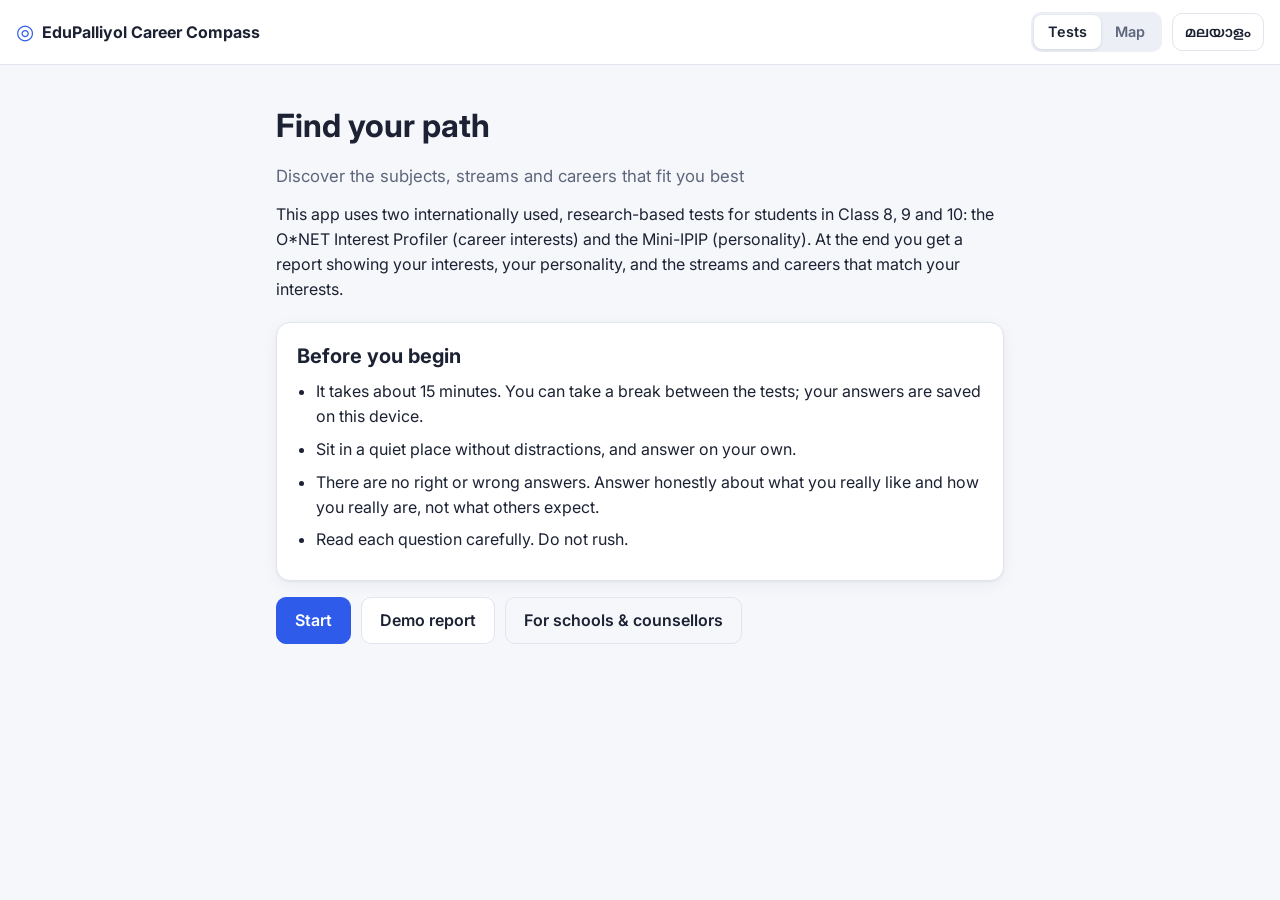
<file: index.html>
<!doctype html>
<html lang="en">
<head>
  <meta charset="utf-8">
  <meta name="viewport" content="width=device-width, initial-scale=1">
  <title>EduPalliyol Career Compass</title>
  <meta name="description" content="Standardised interest, aptitude, personality and values tests that help Class 8-10 students choose streams and careers.">
  <link rel="preconnect" href="https://fonts.googleapis.com">
  <link rel="preconnect" href="https://fonts.gstatic.com" crossorigin>
  <link href="https://fonts.googleapis.com/css2?family=Inter:wght@400;600;700&family=Noto+Sans+Malayalam:wght@400;600;700&display=swap" rel="stylesheet">
  <link rel="stylesheet" href="assets/css/styles.css">
</head>
<body>
  <div id="app"></div>
  <noscript>Please enable JavaScript to use this app.</noscript>
  <script src="assets/js/i18n.js"></script>
  <script src="assets/js/data/scales.js"></script>
  <script src="assets/js/data/interest.js"></script>
  <script src="assets/js/data/personality.js"></script>
  <script src="assets/js/data/careers.js"></script>
  <script src="assets/js/scoring.js"></script>
  <script src="assets/js/report.js"></script>
  <script src="assets/js/map.js"></script>
  <script src="assets/js/sheet.js"></script>
  <script src="assets/js/app.js"></script>
</body>
</html>
</file>
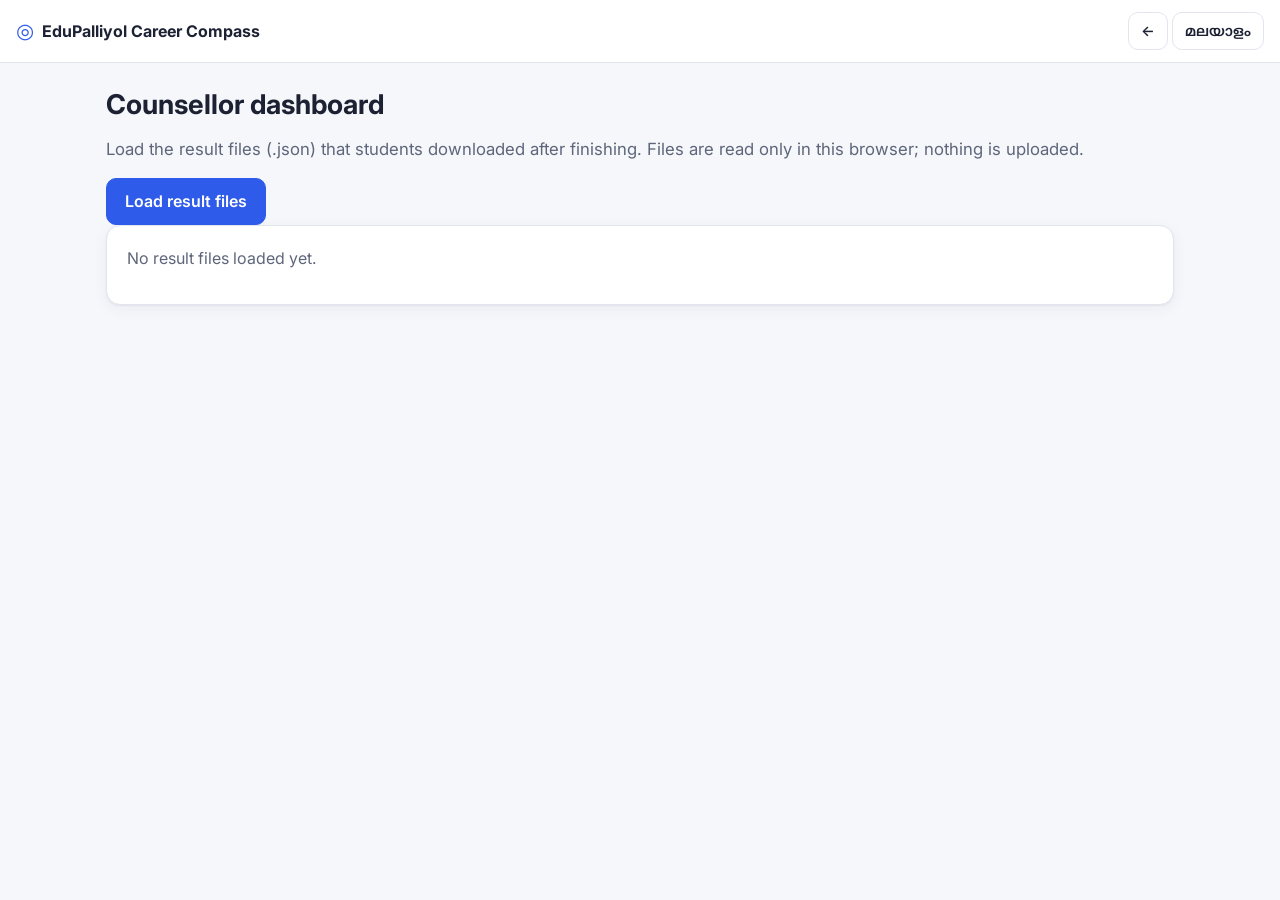
<file: counsellor.html>
<!doctype html>
<html lang="en">
<head>
  <meta charset="utf-8">
  <meta name="viewport" content="width=device-width, initial-scale=1">
  <title>Counsellor Dashboard – EduPalliyol</title>
  <meta name="description" content="Standardised interest, aptitude, personality and values tests that help Class 8-10 students choose streams and careers.">
  <link rel="preconnect" href="https://fonts.googleapis.com">
  <link rel="preconnect" href="https://fonts.gstatic.com" crossorigin>
  <link href="https://fonts.googleapis.com/css2?family=Inter:wght@400;600;700&family=Noto+Sans+Malayalam:wght@400;600;700&display=swap" rel="stylesheet">
  <link rel="stylesheet" href="assets/css/styles.css">
</head>
<body>
  <div id="app"></div>
  <noscript>Please enable JavaScript to use this app.</noscript>
  <script src="assets/js/i18n.js"></script>
  <script src="assets/js/data/scales.js"></script>
  <script src="assets/js/data/interest.js"></script>
  <script src="assets/js/data/personality.js"></script>
  <script src="assets/js/data/careers.js"></script>
  <script src="assets/js/scoring.js"></script>
  <script src="assets/js/report.js"></script>
  <script src="assets/js/sheet.js"></script>
  <script src="assets/js/counsellor.js"></script>
</body>
</html>
</file>
<file: assets/css/styles.css>
:root {
  --bg: #f6f7fb;
  --surface: #ffffff;
  --text: #1c2233;
  --muted: #5d667a;
  --border: #e2e5ee;
  --primary: #2f5bea;
  --primary-ink: #ffffff;
  --primary-soft: #e8eefe;
  --good: #1f8a4c;
  --good-soft: #e5f5ec;
  --warn: #a96500;
  --warn-soft: #fdf3e1;
  --bad: #c0392b;
  --bad-soft: #fbe9e7;
  --bar-bg: #eceff5;
  --R: #eb6834; --I: #1baf7a; --A: #2a78d6; --S: #eda100; --E: #e87ba4; --C: #008300;
  --trait: #0e7490; --trait-soft: #e0f4f8;
  --stream: #7c3aed; --stream-soft: #f1ebfe;
  --flow-line: #c3c9d9;
  --chip-ink: #10131c;
  --radius: 14px;
  --shadow: 0 1px 2px rgba(20, 30, 60, .06), 0 4px 16px rgba(20, 30, 60, .05);
}

@media (prefers-color-scheme: dark) {
  :root:not([data-theme="light"]) {
    --bg: #0f1320;
    --surface: #171c2b;
    --text: #e8ebf3;
    --muted: #9aa3b8;
    --border: #2a3145;
    --primary: #6f8dff;
    --primary-ink: #0f1320;
    --primary-soft: #1f2a4d;
    --good: #4cc78a; --good-soft: #15301f;
    --warn: #f0b14a; --warn-soft: #33270f;
    --bad: #ff7a6b; --bad-soft: #3a1915;
    --bar-bg: #262d40;
    --R: #d95926; --I: #199e70; --A: #3987e5; --S: #c98500; --E: #d55181; --C: #008300;
    --trait: #38bdf8; --trait-soft: #0f2a36;
    --stream: #a78bfa; --stream-soft: #251d3d;
    --flow-line: #3a4258;
    --chip-ink: #10131c;
    color-scheme: dark;
  }
}

:root[data-theme="dark"] {
    --bg: #0f1320;
    --surface: #171c2b;
    --text: #e8ebf3;
    --muted: #9aa3b8;
    --border: #2a3145;
    --primary: #6f8dff;
    --primary-ink: #0f1320;
    --primary-soft: #1f2a4d;
    --good: #4cc78a; --good-soft: #15301f;
    --warn: #f0b14a; --warn-soft: #33270f;
    --bad: #ff7a6b; --bad-soft: #3a1915;
    --bar-bg: #262d40;
    --R: #d95926; --I: #199e70; --A: #3987e5; --S: #c98500; --E: #d55181; --C: #008300;
    --trait: #38bdf8; --trait-soft: #0f2a36;
    --stream: #a78bfa; --stream-soft: #251d3d;
    --flow-line: #3a4258;
    --chip-ink: #10131c;
    color-scheme: dark;
  }

* { box-sizing: border-box; }
html, body { margin: 0; }
body {
  background: var(--bg);
  color: var(--text);
  font: 16px/1.55 "Inter", "Noto Sans Malayalam", system-ui, -apple-system, "Segoe UI", sans-serif;
}
html[lang="ml"] body { font-family: "Noto Sans Malayalam", "Inter", system-ui, sans-serif; line-height: 1.7; }
h1, h2, h3 { line-height: 1.3; margin: 0 0 .5em; }
h1 { font-size: 1.7rem; }
h2 { font-size: 1.25rem; }
h3 { font-size: 1.05rem; }
p { margin: 0 0 .8em; }
a { color: var(--primary); }

.topbar {
  display: flex; align-items: center; justify-content: space-between; gap: 12px;
  padding: 12px 16px; background: var(--surface); border-bottom: 1px solid var(--border);
  position: sticky; top: 0; z-index: 5;
}
.brand { font-weight: 700; display: flex; align-items: center; gap: 8px; }
.logo { color: var(--primary); font-size: 1.3rem; }
.container { max-width: 760px; margin: 0 auto; padding: 24px 16px 64px; }
.container.wide { max-width: 1100px; }

.card {
  background: var(--surface); border: 1px solid var(--border); border-radius: var(--radius);
  padding: 20px; margin: 0 0 16px; box-shadow: var(--shadow);
}
.card.center { text-align: center; }
.card.mini { padding: 14px; box-shadow: none; }
.hero { padding: 16px 0 8px; }
.hero h1 { font-size: 2rem; }
.lead { font-size: 1.05rem; color: var(--muted); }
.muted { color: var(--muted); }
.small { font-size: .88rem; }
.note { font-size: .85rem; color: var(--muted); margin-top: 8px; }
.error { color: var(--bad); font-weight: 600; min-height: 1em; }

.btn {
  display: inline-flex; align-items: center; justify-content: center; gap: 6px;
  padding: 10px 18px; border-radius: 10px; border: 1px solid var(--border);
  background: var(--surface); color: var(--text); font: inherit; font-weight: 600;
  cursor: pointer; text-decoration: none;
}
@media (hover: hover) { .btn:hover { border-color: var(--primary); } }
.btn.primary { background: var(--primary); color: var(--primary-ink); border-color: var(--primary); }
.btn.ghost { background: transparent; }
.btn.small { padding: 7px 12px; font-size: .9rem; }
.btn:disabled { opacity: .4; cursor: default; }
.actions { display: flex; flex-wrap: wrap; gap: 10px; margin-top: 16px; align-items: center; }
.toolbar { display: flex; flex-wrap: wrap; gap: 8px; margin-bottom: 8px; }

.tips { padding-left: 1.2em; margin: 0; }
.tips li { margin-bottom: .5em; }

.form label { display: block; margin-bottom: 14px; font-weight: 600; }
.form input, .form select {
  display: block; width: 100%; margin-top: 6px; padding: 10px 12px;
  border-radius: 10px; border: 1px solid var(--border); background: var(--bg); color: var(--text); font: inherit;
}
.form label.check { display: flex; gap: 10px; align-items: flex-start; font-weight: 400; }
.form label.check input { width: auto; margin-top: 4px; }

.banner { padding: 12px 16px; border-radius: 10px; margin-bottom: 16px; font-weight: 600; }
.banner.success { background: var(--good-soft); color: var(--good); }

.tests { padding: 4px 0; }
.test-row { display: flex; align-items: center; gap: 14px; padding: 14px 20px; border-bottom: 1px solid var(--border); }
.test-row:last-child { border-bottom: 0; }
.test-row h3 { margin: 0; }
.test-row p { margin: 0; }
.test-row .num {
  width: 34px; height: 34px; border-radius: 50%; display: grid; place-items: center;
  background: var(--primary-soft); color: var(--primary); font-weight: 700; flex: none;
}
.test-row.is-done .num { background: var(--good-soft); color: var(--good); }
.test-row .info { flex: 1; min-width: 0; }
.done-mark { color: var(--good); font-weight: 700; white-space: nowrap; }

.progress { height: 6px; background: var(--bar-bg); border-radius: 99px; overflow: hidden; }
.progress span { display: block; height: 100%; background: var(--primary); transition: width .2s; }
.question .stem { color: var(--muted); margin: 18px 0 4px; }
.question .item { font-size: 1.35rem; margin: 6px 0 18px; }
.q-head { display: flex; justify-content: space-between; align-items: center; margin-bottom: 10px; gap: 8px; }
.timer { font-variant-numeric: tabular-nums; }
.timer.low b { color: var(--bad); }
.options { display: grid; gap: 8px; }
.opt {
  display: flex; align-items: center; gap: 12px; text-align: left;
  padding: 13px 14px; border-radius: 12px; border: 1.5px solid var(--border);
  background: var(--surface); color: var(--text); font: inherit; cursor: pointer;
}
@media (hover: hover) { .opt:hover { border-color: var(--primary); background: var(--primary-soft); } }
.opt.selected { border-color: var(--primary); background: var(--primary-soft); font-weight: 600; }
.opt .key {
  flex: none; width: 28px; height: 28px; border-radius: 8px; display: grid; place-items: center;
  background: var(--bar-bg); font-size: .85rem; font-weight: 700;
}
.opt.selected .key { background: var(--primary); color: var(--primary-ink); }
.example { background: var(--primary-soft); padding: 12px 14px; border-radius: 10px; }

/* Report */
.report { background: var(--surface); border: 1px solid var(--border); border-radius: var(--radius); padding: 28px; box-shadow: var(--shadow); }
.rp-header { display: flex; justify-content: space-between; gap: 16px; align-items: flex-start; border-bottom: 2px solid var(--border); padding-bottom: 16px; margin-bottom: 16px; }
.brand-sm { color: var(--primary); font-weight: 700; font-size: .9rem; }
.code-badge { text-align: center; background: var(--primary-soft); border-radius: 12px; padding: 10px 16px; flex: none; }
.code-badge .code { font-size: 2rem; font-weight: 800; letter-spacing: .12em; color: var(--primary); }
.rp-section { padding: 18px 0; border-bottom: 1px solid var(--border); break-inside: avoid-page; }
.rp-section:last-child { border-bottom: 0; }
.validity { border-radius: 10px; padding: 12px 16px; font-size: .92rem; }
.validity p { margin: 0; font-weight: 600; }
.validity ul { margin: 6px 0 0; padding-left: 1.2em; }
.validity-good { background: var(--good-soft); color: var(--good); }
.validity-caution { background: var(--warn-soft); color: var(--warn); }
.validity-retake { background: var(--bad-soft); color: var(--bad); }
.summary { display: grid; grid-template-columns: minmax(140px, 220px) 1fr; gap: 8px 16px; margin: 0; }
.summary dt { color: var(--muted); font-weight: 600; }
.summary dd { margin: 0; font-weight: 600; }

.score-row { display: grid; grid-template-columns: minmax(130px, 220px) 1fr 40px; gap: 4px 12px; align-items: center; margin: 10px 0; }
.score-label { font-weight: 600; }
.score-label small { color: var(--muted); font-weight: 400; }
.score-num { text-align: right; font-weight: 700; font-variant-numeric: tabular-nums; }
.score-extra { grid-column: 2 / 4; font-size: .86rem; color: var(--muted); }
.bar { height: 12px; background: var(--bar-bg); border-radius: 99px; overflow: hidden; }
.bar span { display: block; height: 100%; background: var(--primary); border-radius: 99px; }
.bar.riasec-R span { background: var(--R); } .bar.riasec-I span { background: var(--I); }
.bar.riasec-A span { background: var(--A); } .bar.riasec-S span { background: var(--S); }
.bar.riasec-E span { background: var(--E); } .bar.riasec-C span { background: var(--C); }
.bar.val span { background: var(--muted); } .bar.val.top span { background: var(--good); }
.tag { display: inline-block; min-width: 22px; padding: 0 6px; border-radius: 6px; color: var(--chip-ink); font-size: .8rem; font-weight: 700; text-align: center; }
.tag.riasec-R { background: var(--R); } .tag.riasec-I { background: var(--I); } .tag.riasec-A { background: var(--A); }
.tag.riasec-S { background: var(--S); } .tag.riasec-E { background: var(--E); } .tag.riasec-C { background: var(--C); }
.band { font-weight: 700; }
.band-veryhigh, .band-high { color: var(--good); }
.band-average { color: var(--text); }
.band-developing { color: var(--warn); }
.grid3 { display: grid; grid-template-columns: repeat(auto-fit, minmax(200px, 1fr)); gap: 12px; margin-top: 14px; }
.grid3 p { margin: 0; font-size: .9rem; }
.chips { display: flex; flex-wrap: wrap; gap: 8px; }
.chip { background: var(--bar-bg); border-radius: 99px; padding: 5px 12px; font-size: .9rem; }
.stream.best { border-color: var(--primary); }
.stream-head, .career-head { display: flex; justify-content: space-between; align-items: flex-start; gap: 12px; }
.stream-head h3, .career-head h3 { margin-bottom: 8px; }
.pill { background: var(--primary-soft); color: var(--primary); font-weight: 700; border-radius: 99px; padding: 3px 12px; white-space: nowrap; }
.stream p, .career p { margin: 8px 0 0; }
.parts { display: flex; flex-wrap: wrap; gap: 6px 16px; font-size: .86rem; color: var(--muted); margin-top: 8px; }
.parts b { color: var(--text); }
.reasons { margin: 4px 0 0; padding-left: 1.2em; font-size: .9rem; }
.reasons.caution { color: var(--warn); }
.path { color: var(--muted); }

/* Top navigation */
.topnav { display: flex; align-items: center; gap: 10px; flex-wrap: wrap; justify-content: flex-end; }
.tabs { display: inline-flex; background: var(--bar-bg); border-radius: 10px; padding: 3px; }
.tab { border: 0; background: transparent; color: var(--muted); font: inherit; font-weight: 600; font-size: .9rem; padding: 6px 14px; border-radius: 8px; cursor: pointer; }
.tab.active { background: var(--surface); color: var(--text); box-shadow: 0 1px 3px rgba(20, 30, 60, .12); }
.tab:focus-visible, .btn:focus-visible, .opt:focus-visible { outline: 2px solid var(--primary); outline-offset: 2px; }

/* Assessment map */
.map-hero { padding: 8px 0 4px; }
.map-hero h1 { font-size: 1.9rem; text-wrap: balance; }
.map-toc { display: flex; flex-wrap: wrap; gap: 6px; margin-top: 8px; }
.map-toc a { text-decoration: none; font-size: .86rem; font-weight: 600; color: var(--primary); background: var(--primary-soft); padding: 5px 11px; border-radius: 99px; }
.map-sec { background: var(--surface); border: 1px solid var(--border); border-radius: var(--radius); padding: 22px; margin: 18px 0; box-shadow: var(--shadow); scroll-margin-top: 70px; }
.map-sec-h { display: flex; align-items: center; gap: 12px; margin-bottom: 6px; }
.map-sec-h h2 { margin: 0; text-wrap: balance; }
.map-num { flex: none; width: 30px; height: 30px; border-radius: 50%; display: grid; place-items: center; background: var(--text); color: var(--surface); font-weight: 700; font-size: .9rem; }
.cite { font-size: .72em; margin-left: 2px; }
.cite a { color: var(--primary); text-decoration: none; font-weight: 700; }

.flow { display: flex; flex-direction: column; align-items: stretch; }
.fsplit { display: grid; grid-template-columns: 1fr 1fr; gap: 14px; }
.fnode { border-radius: 14px; padding: 14px 16px; border: 1.5px solid var(--border); background: var(--bg); min-width: 0; }
.fnode h3 { margin: 2px 0 6px; font-size: 1.08rem; }
.fnode p { margin: 0 0 8px; font-size: .92rem; }
.fk { font-size: .72rem; font-weight: 700; letter-spacing: .06em; text-transform: uppercase; color: var(--muted); }
.fnode .src { font-weight: 600; color: var(--text); }
.fnode.start { border-color: var(--primary); background: var(--primary-soft); }
.fnode.interest { border-color: var(--I); }
.fnode.personality { border-color: var(--trait); background: var(--trait-soft); }
.fnode.check { border-color: var(--warn); background: var(--warn-soft); }
.fnode.match { border-color: var(--stream); background: var(--stream-soft); }
.fnode.report { border-color: var(--good); background: var(--good-soft); }
.fnode.planned { border-style: dashed; background: transparent; color: var(--muted); }
.fnode.planned p { margin: 4px 0 0; }
.farrow { align-self: center; width: 2px; height: 28px; background: var(--flow-line); position: relative; margin: 2px 0 8px; }
.farrow::after { content: ""; position: absolute; left: -5px; bottom: -6px; border: 6px solid transparent; border-top-color: var(--flow-line); }
.farrow.dashed { background: repeating-linear-gradient(var(--flow-line) 0 4px, transparent 4px 8px); }
.fgrid3 { display: grid; grid-template-columns: repeat(3, 1fr); gap: 12px; }
.fgrid3 p { font-size: .88rem; margin: 2px 0 0; }
.chips-c { display: flex; flex-wrap: wrap; gap: 6px; }
.chip-c { font-size: .8rem; font-weight: 600; padding: 3px 9px; border-radius: 99px; color: var(--chip-ink); }
.riasec-bg-R { background: var(--R); } .riasec-bg-I { background: var(--I); } .riasec-bg-A { background: var(--A); }
.riasec-bg-S { background: var(--S); } .riasec-bg-E { background: var(--E); } .riasec-bg-C { background: var(--C); }
.trait-bg { background: var(--trait-soft); color: var(--text); box-shadow: inset 0 0 0 1.5px var(--trait); }
.stream-bg { background: var(--stream-soft); color: var(--text); box-shadow: inset 0 0 0 1.5px var(--stream); }

.split2 { display: grid; grid-template-columns: minmax(0, 340px) minmax(0, 1fr); gap: 20px; align-items: center; }
.hexagon { width: 100%; max-width: 360px; height: auto; display: block; margin: 0 auto; }
.hex-shape { fill: var(--bar-bg); stroke: var(--flow-line); stroke-width: 2; }
.hex-spoke { stroke: var(--flow-line); stroke-width: 1; stroke-dasharray: 3 4; }
.hex-node { stroke: var(--surface); stroke-width: 3; }
.riasec-fill-R { fill: var(--R); } .riasec-fill-I { fill: var(--I); } .riasec-fill-A { fill: var(--A); }
.riasec-fill-S { fill: var(--S); } .riasec-fill-E { fill: var(--E); } .riasec-fill-C { fill: var(--C); }
.hex-letter { fill: var(--chip-ink); font-weight: 800; font-size: 15px; text-anchor: middle; }
.hex-label { fill: var(--text); font-size: 12px; font-weight: 600; text-anchor: middle; }
.facts { padding-left: 1.1em; margin: 0; }
.facts li { margin-bottom: .55em; font-size: .94rem; }
.dgrid { display: grid; grid-template-columns: repeat(auto-fill, minmax(230px, 1fr)); gap: 12px; margin-top: 16px; }
.dcard { border: 1px solid var(--border); border-left-width: 5px; border-radius: 12px; padding: 12px 14px; min-width: 0; }
.dcard h4 { margin: 0 0 6px; font-size: 1rem; }
.dcard h4 small { color: var(--muted); font-weight: 600; }
.dcard p { font-size: .88rem; margin: 0 0 6px; }
.dcard ul { margin: 0; padding-left: 1.1em; font-size: .86rem; color: var(--muted); }
.mini-h { font-size: .72rem !important; font-weight: 700; letter-spacing: .05em; text-transform: uppercase; color: var(--muted); margin-top: 8px !important; }
.riasec-edge-R { border-left-color: var(--R); } .riasec-edge-I { border-left-color: var(--I); } .riasec-edge-A { border-left-color: var(--A); }
.riasec-edge-S { border-left-color: var(--S); } .riasec-edge-E { border-left-color: var(--E); } .riasec-edge-C { border-left-color: var(--C); }
.trait-edge { border-left-color: var(--trait); }
.rev { font-size: .72rem; font-weight: 700; color: var(--trait); background: var(--trait-soft); padding: 0 6px; border-radius: 6px; }
.formula { background: var(--bg); border: 1px solid var(--border); border-radius: 12px; padding: 14px 16px; margin-bottom: 12px; }
.fx { font-weight: 600; line-height: 2; }
.fx-l { color: var(--stream); font-weight: 800; }
.fx-a, .fx-b { padding: 2px 8px; border-radius: 8px; white-space: normal; }
.fx-a { background: var(--primary-soft); color: var(--primary); }
.fx-b { background: var(--good-soft); color: var(--good); }
.steps { padding-left: 1.3em; margin: 0; }
.steps li { margin-bottom: .5em; font-size: .94rem; }
.qtable th { width: 34%; color: var(--text); white-space: normal; }
.levels { display: flex; flex-wrap: wrap; gap: 8px; margin-top: 12px; }
.timeline { list-style: none; padding: 0; margin: 0; border-left: 2px solid var(--flow-line); margin-left: 8px; }
.timeline li { position: relative; padding: 0 0 14px 20px; display: flex; flex-direction: column; gap: 2px; font-size: .94rem; }
.timeline li::before { content: ""; position: absolute; left: -7px; top: 5px; width: 12px; height: 12px; border-radius: 50%; background: var(--surface); border: 2px solid var(--flow-line); }
.timeline li.now::before { background: var(--good); border-color: var(--good); }
.refs { padding-left: 1.4em; margin: 0; font-size: .88rem; }
.refs li { margin-bottom: .6em; scroll-margin-top: 80px; }
.refs li:target { background: var(--warn-soft); border-radius: 6px; }

@media (max-width: 640px) {
  .fsplit, .fgrid3, .split2 { grid-template-columns: 1fr; }
  .map-sec { padding: 16px; }
  .brand { font-size: .95rem; }
}

/* Counsellor */
.table-wrap { overflow-x: auto; }
table { border-collapse: collapse; width: 100%; font-size: .9rem; }
th, td { text-align: left; padding: 10px 8px; border-bottom: 1px solid var(--border); vertical-align: top; }
th { color: var(--muted); font-weight: 600; white-space: nowrap; }
.q { font-weight: 700; padding: 2px 8px; border-radius: 6px; }
.q-good { background: var(--good-soft); color: var(--good); }
.q-caution { background: var(--warn-soft); color: var(--warn); }
.q-retake { background: var(--bad-soft); color: var(--bad); }

@media (max-width: 600px) {
  h1 { font-size: 1.45rem; }
  .hero h1 { font-size: 1.7rem; }
  .card { padding: 16px; }
  .report { padding: 16px; }
  .rp-header { flex-direction: column; }
  .summary { grid-template-columns: 1fr; gap: 2px; }
  .summary dd { margin-bottom: 8px; }
  .score-row { grid-template-columns: 1fr 40px; }
  .score-row .bar { grid-column: 1 / 3; grid-row: 2; }
  .score-extra { grid-column: 1 / 3; }
  .question .item { font-size: 1.15rem; }
}


/* Compact two-page report sheet (A4) */
.sheet-wrap { overflow-x: auto; margin: 0 -4px; padding: 4px; }
.sheet { display: flex; flex-direction: column; gap: 18px; width: max-content; margin: 0 auto; }
.sheet-page {
  width: 210mm; height: 297mm; padding: 13mm 14mm 11mm; background: #ffffff; color: #1c2233;
  box-shadow: 0 2px 14px rgba(20, 30, 60, .14); border-radius: 4px; display: flex; flex-direction: column; gap: 3.2mm;
  font-size: 9.6pt; line-height: 1.45; overflow: hidden;
  --R: #eb6834; --I: #1baf7a; --A: #2a78d6; --S: #eda100; --E: #e87ba4; --C: #008300;
  --sh-muted: #5d667a; --sh-line: #e2e5ee; --sh-track: #eef0f5; --sh-accent: #2f5bea;
}
.sh-head { display: flex; justify-content: space-between; align-items: flex-start; border-bottom: 2px solid #1c2233; padding-bottom: 3mm; }
.sh-brand { font-size: 8pt; font-weight: 700; color: var(--sh-accent); letter-spacing: .04em; text-transform: uppercase; }
.sh-title { font-size: 16pt; font-weight: 800; line-height: 1.2; }
.sh-meta { color: var(--sh-muted); font-size: 9pt; }
.sh-code { text-align: center; border: 1.5px solid #1c2233; border-radius: 8px; padding: 1.5mm 4mm; }
.sh-code span { display: block; font-size: 7pt; color: var(--sh-muted); text-transform: uppercase; letter-spacing: .05em; }
.sh-code b { font-size: 20pt; letter-spacing: .12em; }
.sh-pg { color: var(--sh-muted); font-size: 8.5pt; }
.sh-row-q { display: flex; justify-content: flex-end; margin-top: -1mm; }
.sh-q { font-size: 8pt; font-weight: 700; padding: .6mm 2.5mm; border-radius: 99px; }
.sh-q.q-good { background: #e5f5ec; color: #1f7a45; } .sh-q.q-caution { background: #fdf3e1; color: #8a5200; } .sh-q.q-retake { background: #fbe9e7; color: #b03225; }
.sh-glance { display: grid; grid-template-columns: repeat(3, 1fr); gap: 3mm; }
.sh-glance div { background: #f4f6fb; border-radius: 6px; padding: 2.5mm 3mm; }
.sh-glance span { display: block; font-size: 7.5pt; color: var(--sh-muted); text-transform: uppercase; letter-spacing: .04em; }
.sh-glance b { font-size: 9.5pt; }
.sh-sec h3 { font-size: 11pt; margin: 0 0 .8mm; }
.sh-help { color: var(--sh-muted); font-size: 8.3pt; margin: 0 0 2mm; }
.sh-two { display: grid; grid-template-columns: 62mm 1fr; gap: 6mm; align-items: center; }
.radar { width: 100%; height: auto; display: block; }
.rd-ring { fill: none; stroke: var(--sh-line); stroke-width: 1; }
.rd-axis { stroke: var(--sh-line); stroke-width: 1; }
.rd-area { fill: rgba(47, 91, 234, .16); stroke: var(--sh-accent); stroke-width: 2; stroke-linejoin: round; }
.rd-dot { fill: var(--sh-accent); stroke: #ffffff; stroke-width: 2; }
.rd-lab { font-size: 12px; font-weight: 800; fill: #1c2233; text-anchor: middle; }
.rd-tick { font-size: 8px; fill: var(--sh-muted); }
.sb-row { display: grid; grid-template-columns: 44mm 1fr 15mm; align-items: center; gap: 3mm; margin: 1.3mm 0; }
.sb-label { font-weight: 600; font-size: 9pt; }
.sb-track { height: 3.2mm; background: var(--sh-track); border-radius: 99px; overflow: hidden; display: block; }
.sb-track.sm { height: 2.4mm; width: 22mm; display: inline-block; vertical-align: middle; margin-right: 2mm; }
.sb-fill { display: block; height: 100%; border-radius: 0 99px 99px 0; background: var(--sh-accent); }
.sb-val { text-align: right; font-weight: 700; font-variant-numeric: tabular-nums; font-size: 9pt; }
.riasec-fill-bg-R { background: var(--R); } .riasec-fill-bg-I { background: var(--I); } .riasec-fill-bg-A { background: var(--A); }
.riasec-fill-bg-S { background: var(--S); } .riasec-fill-bg-E { background: var(--E); } .riasec-fill-bg-C { background: var(--C); }
.pers-fill { background: #0e7490; }
.stream-fill { background: #b7a6ee; } .stream-fill.top { background: #7c3aed; }
.fit-fill { background: var(--sh-accent); }
.sh-types { display: grid; grid-template-columns: repeat(3, 1fr); gap: 3mm; margin-top: 2.5mm; }
.sh-type { border: 1px solid var(--sh-line); border-radius: 6px; padding: 2mm 2.5mm; }
.sh-type p { margin: .8mm 0 0; font-size: 8.2pt; color: #3b4356; }
.sheet-page .tag { color: #10131c; font-size: 7.5pt; padding: 0 1.2mm; margin-right: .6mm; }
.sh-demo { margin-top: auto; border: 1.5px dashed #c98500; background: #fff8e8; color: #7a4f00; border-radius: 6px; padding: 2mm 3mm; font-size: 8.5pt; font-weight: 600; }
.sh-table { width: 100%; border-collapse: collapse; font-size: 9pt; }
.sh-table th { text-align: left; font-size: 7.5pt; color: var(--sh-muted); text-transform: uppercase; letter-spacing: .04em; border-bottom: 1px solid var(--sh-line); padding: 1mm 1.5mm; }
.sh-table td { border-bottom: 1px solid var(--sh-line); padding: 1.5mm; vertical-align: middle; }
.sh-table td.n { color: var(--sh-muted); width: 5mm; }
.sh-table td.code { white-space: nowrap; width: 18mm; }
.sh-table td.fit { white-space: nowrap; width: 32mm; font-variant-numeric: tabular-nums; }
.sh-path { color: var(--sh-muted); font-size: 8pt; }
.sh-cols { display: grid; grid-template-columns: 1fr 1fr; gap: 6mm; }
.sh-cols ul, .sh-cols ol { margin: 0; padding-left: 4.5mm; font-size: 8.6pt; }
.sh-cols li { margin-bottom: 1mm; }
.sh-foot { margin-top: auto; border-top: 1px solid var(--sh-line); padding-top: 2mm; color: var(--sh-muted); font-size: 7.5pt; }
.print-only { display: none; }
.container:has(.sheet-wrap) { max-width: 880px; }
.sb-row { grid-template-columns: 56mm 1fr 15mm; }
html[lang="ml"] .sheet-page { font-size: 8.8pt; line-height: 1.38; gap: 2.6mm; }
html[lang="ml"] .sh-cols ul, html[lang="ml"] .sh-cols ol { font-size: 8pt; }
html[lang="ml"] .sh-table td { padding: 1.1mm 1.5mm; }

@page { size: A4; margin: 0; }

@media print {
  :root { --bg: #fff; --surface: #fff; --text: #000; --muted: #444; }
  .topbar, .no-print, .screen-only { display: none !important; }
  .print-only { display: block !important; }
  body { background: #fff !important; }
  .sheet-wrap { overflow: visible; margin: 0; padding: 0; }
  .sheet { gap: 0; width: auto; }
  .sheet-page { box-shadow: none; border-radius: 0; break-after: page; }
  .sheet-page:last-child { break-after: auto; }
  .container { max-width: none; padding: 0; }
  .report { border: 0; box-shadow: none; padding: 0; }
  .card { box-shadow: none; break-inside: avoid; }
  * { -webkit-print-color-adjust: exact; print-color-adjust: exact; }
}
</file>
